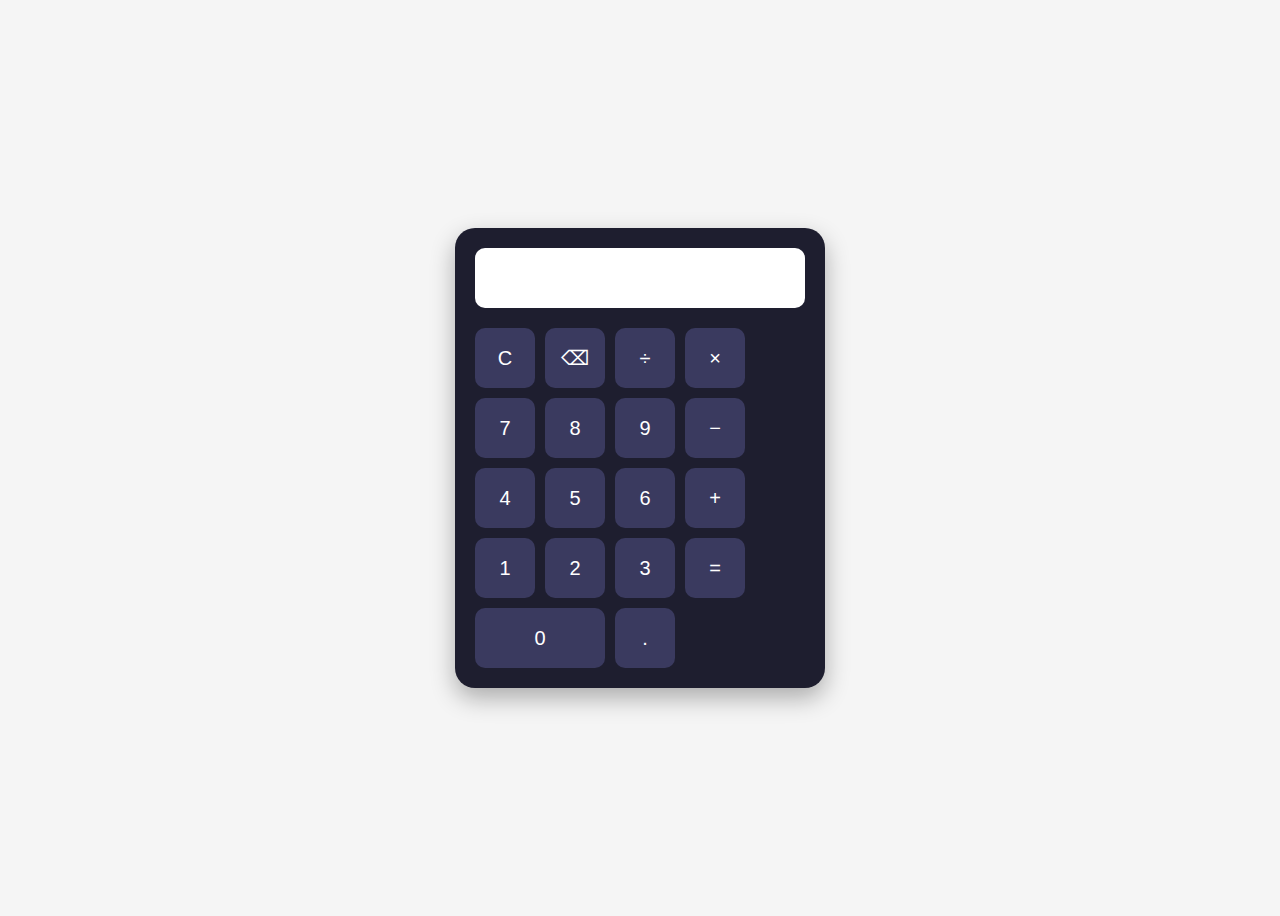
<file: calculator/index.html>
<!DOCTYPE html>
<html lang="en">
<head>
  <meta charset="UTF-8">
  <title>Interactive Calculator</title>
  <link rel="stylesheet" href="style.css">
</head>
<body>
  <div class="calculator">
    <input type="text" id="display" disabled>
    <div class="buttons">
      <button onclick="clearDisplay()">C</button>
      <button onclick="deleteLast()">⌫</button>
      <button onclick="appendValue('/')">÷</button>
      <button onclick="appendValue('*')">×</button>

      <button onclick="appendValue('7')">7</button>
      <button onclick="appendValue('8')">8</button>
      <button onclick="appendValue('9')">9</button>
      <button onclick="appendValue('-')">−</button>

      <button onclick="appendValue('4')">4</button>
      <button onclick="appendValue('5')">5</button>
      <button onclick="appendValue('6')">6</button>
      <button onclick="appendValue('+')">+</button>

      <button onclick="appendValue('1')">1</button>
      <button onclick="appendValue('2')">2</button>
      <button onclick="appendValue('3')">3</button>
      <button onclick="calculate()">=</button>

      <button onclick="appendValue('0')" class="zero">0</button>
      <button onclick="appendValue('.')">.</button>
    </div>
  </div>
  <script src="script.js"></script>
</body>
</html>
</file>
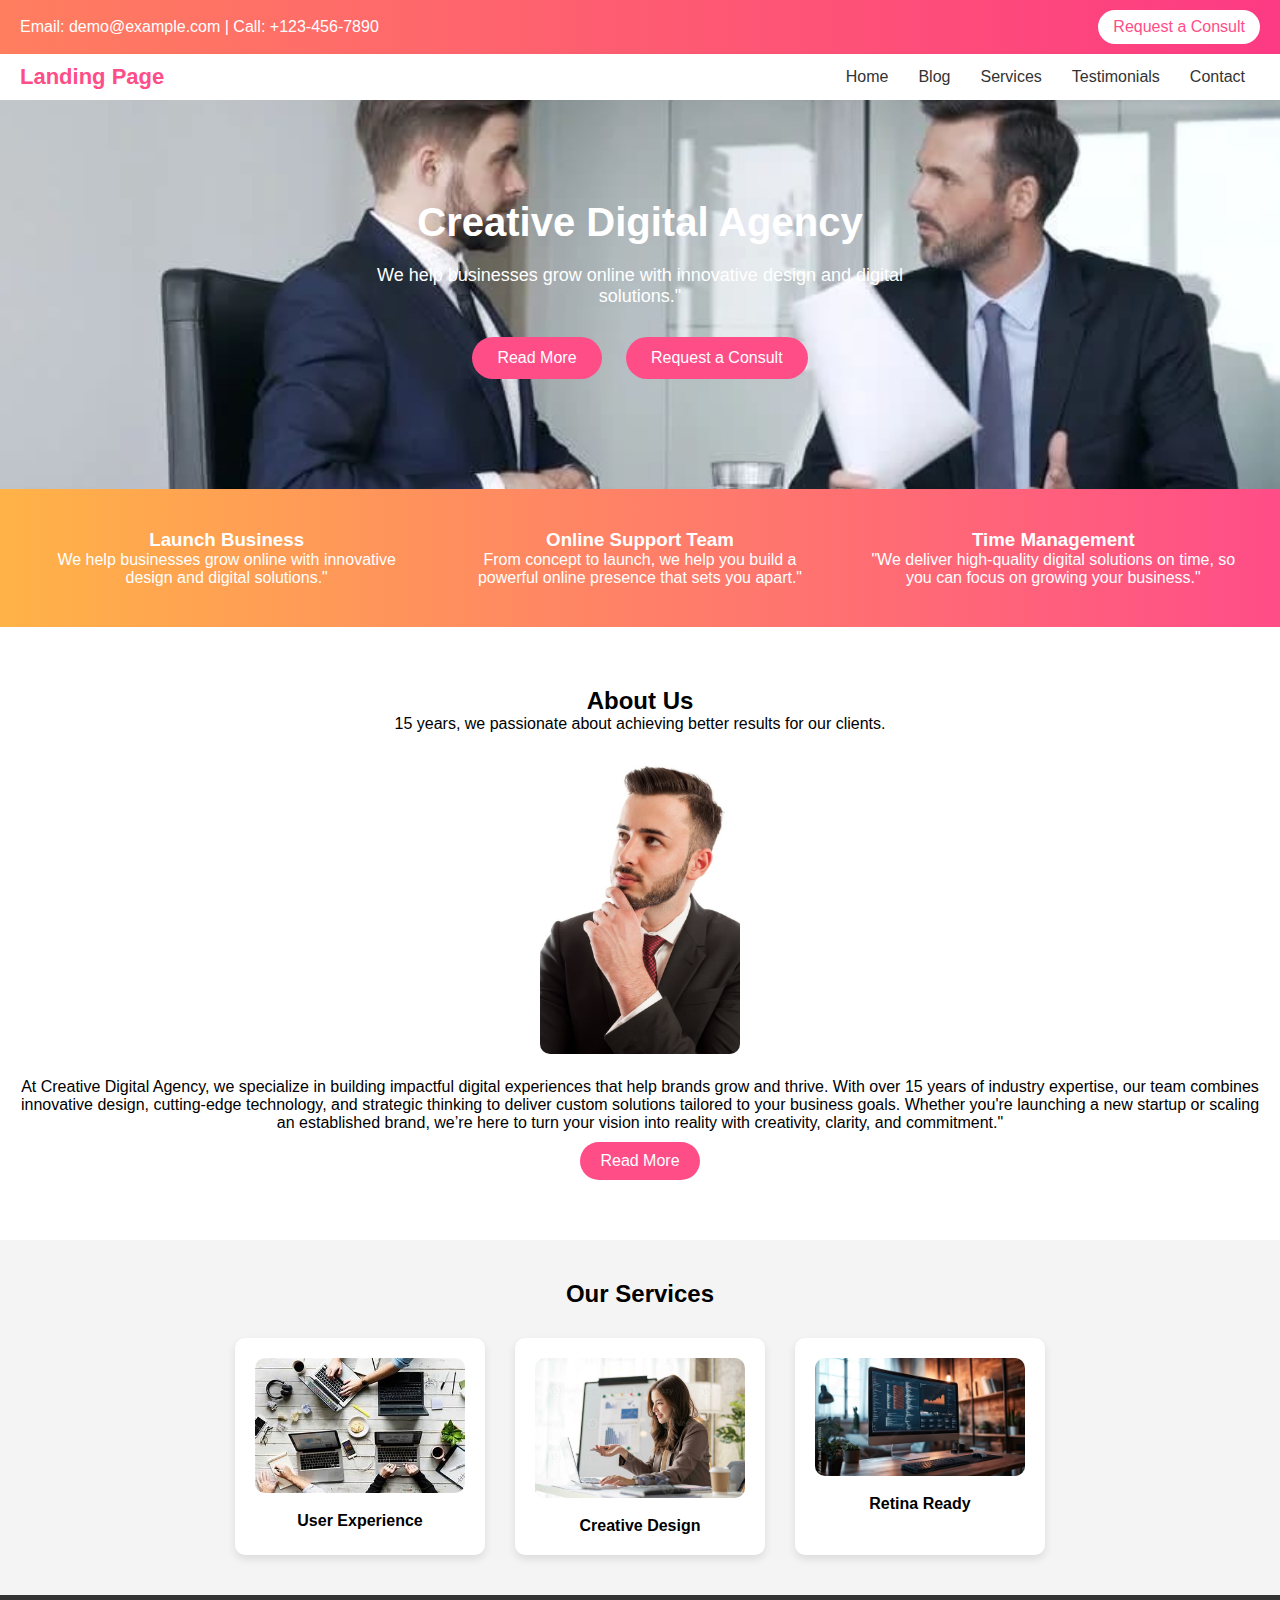
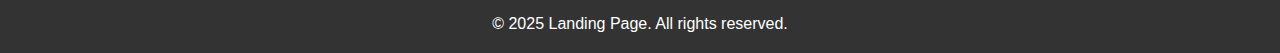
<file: landing page/index.html>
<!DOCTYPE html>
<html lang="en">
<head>
  <meta charset="UTF-8" />
  <meta name="viewport" content="width=device-width, initial-scale=1.0"/>
  <title>Landing Page</title>
  <link rel="stylesheet" href="style.css">
</head>
<body>

  <!-- Header -->
  <header>
    <div>Email: demo@example.com | Call: +123-456-7890</div>
    <a href="#" class="consult-btn">Request a Consult</a>
  </header>

  <!-- Navbar -->
  <nav>
    <div class="logo">Landing Page</div>
    <ul>
      <li><a href="#">Home</a></li>
      <li><a href="#">Blog</a></li>
      <li><a href="#">Services</a></li>
      <li><a href="#">Testimonials</a></li>
      <li><a href="#">Contact</a></li>
    </ul>
  </nav>

  <!-- Hero Section -->
  <section class="hero">
    <h1>Creative Digital Agency</h1>
    <p>We help businesses grow online with innovative design and digital solutions."</p>
    <div class="btns">
      <a href="#">Read More</a>
      <a href="#">Request a Consult</a>
    </div>
  </section>

  <!-- Features -->
  <section class="features">
    <div>
      <h3>Launch Business</h3>
      <p>We help businesses grow online with innovative design and digital solutions."</p>
    </div>
    <div>
      <h3>Online Support Team</h3>
      <p>From concept to launch, we help you build a powerful online presence that sets you apart."</p>
    </div>
    <div>
      <h3>Time Management</h3>
      <p>"We deliver high-quality digital solutions on time, so you can focus on growing your business."</p>
    </div>
  </section>

  <!-- About -->
  <section class="about">
    <h2>About Us</h2>
    <p>15 years, we passionate about achieving better results for our clients.</p>
    <img src="intelligent-business-man-thinking.jpg" alt="Person Thinking"/>
    <p>At Creative Digital Agency, we specialize in building impactful digital experiences that help brands grow and thrive. With over 15 years of industry expertise, our team combines innovative design, cutting-edge technology, and strategic thinking to deliver custom solutions tailored to your business goals. Whether you're launching a new startup or scaling an established brand, we’re here to turn your vision into reality with creativity, clarity, and commitment."</p>
    <a href="#" class="read-more">Read More</a>
  </section>

  <!-- Services -->
  <section class="services">
    <h2>Our Services</h2>
    <div class="service-cards">
      <div class="service-card">
        <img src="user experience.jpg" alt="User Experience"/>
        <h4>User Experience</h4>
      </div>
      <div class="service-card">
        <img src="creating design pic.jpg" alt="Creative Design"/>
        <h4>Creative Design</h4>
      </div>
      <div class="service-card">
        <img src="retinal.jpg" alt="Retina Ready"/>
        <h4>Retina Ready</h4>
      </div>
    </div>
  </section>

  <!-- Footer -->
  <footer class="footer">
    &copy; 2025 Landing Page. All rights reserved.
  </footer>

</body>
</html>
</file>
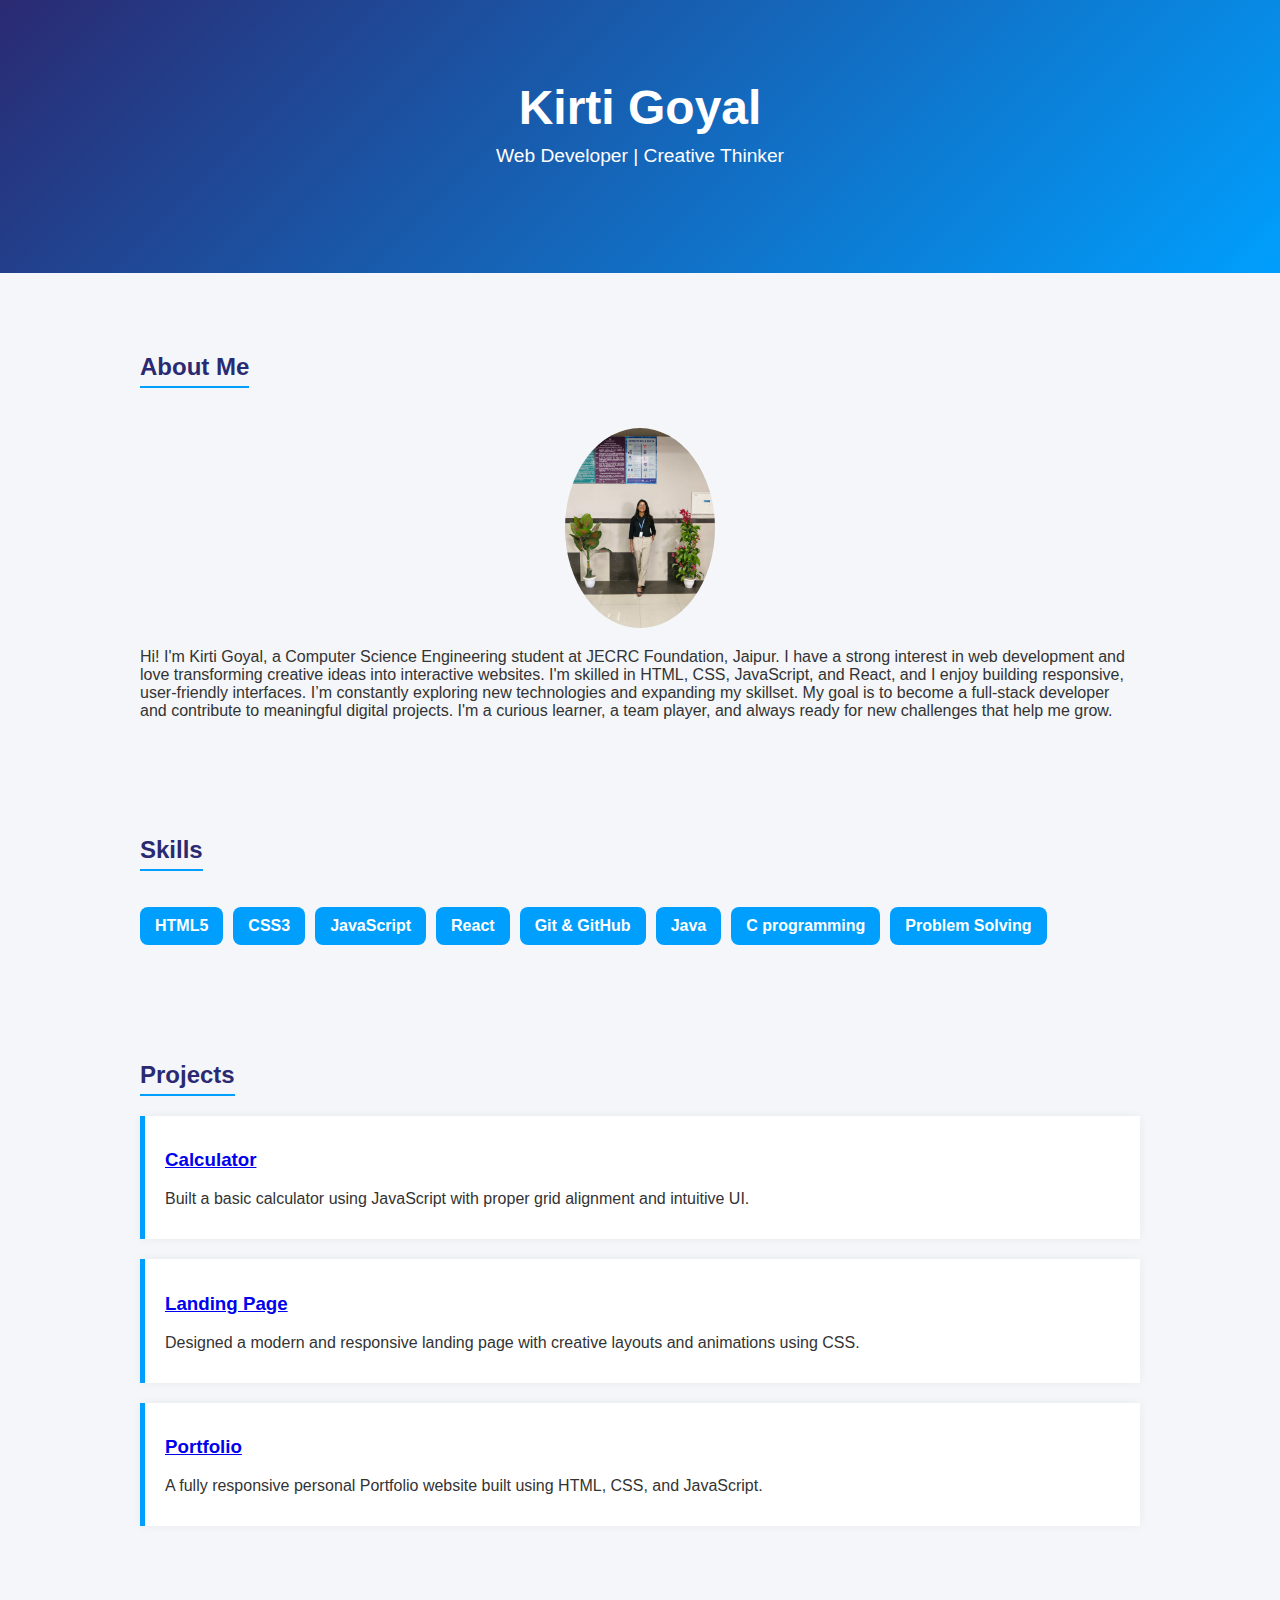
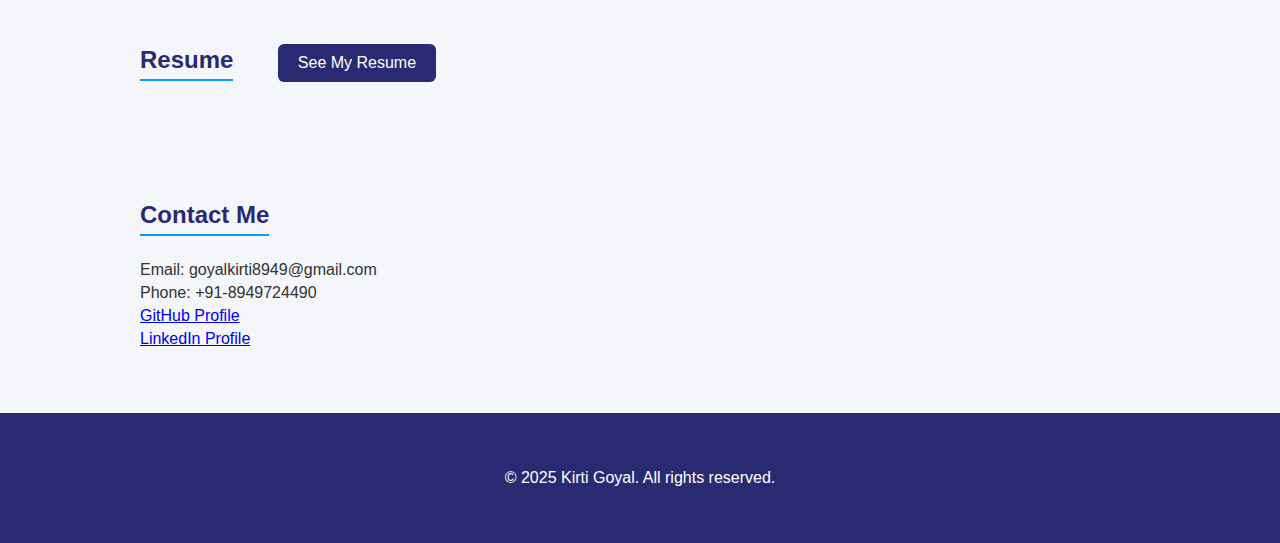
<file: portfolio/index.html>
<!DOCTYPE html><html lang="en">
<head>
  <meta charset="UTF-8" />
  <meta name="viewport" content="width=device-width, initial-scale=1.0" />
  <title>My Interactive Portfolio</title>
  <link rel="stylesheet" href="style.css" />
</head>
<body>
  <header>
    <div class="container">
      <h1>Kirti Goyal</h1>
      <p>Web Developer | Creative Thinker</p>
    </div>
    
  </header>  <section class="about">
    <div class="container">
      <h2>About Me</h2>
      <img src="my pic.jpg" alt="My Photo" class="profile-img" />
<p>
Hi! I'm Kirti Goyal, a Computer Science Engineering student at JECRC Foundation, Jaipur. I have a strong interest in web development and love transforming creative ideas into interactive websites. I'm skilled in HTML, CSS, JavaScript, and React, and I enjoy building responsive, user-friendly interfaces. I’m constantly exploring new technologies and expanding my skillset. My goal is to become a full-stack developer and contribute to meaningful digital projects. I'm a curious learner, a team player, and always ready for new challenges that help me grow.
</p>
    </div>

    
  </section>  <section class="skills">
    <div class="container">
      <h2>Skills</h2>
      <ul>
        <li>HTML5</li>
        <li>CSS3</li>
        <li>JavaScript</li>
        <li>React</li>
        <li>Git & GitHub</li>
        <li>Java</li>
        <li>C programming</li>
        <li>Problem Solving</li>
      </ul>
    </div>
    
  </section>  <section class="projects">
    <div class="container">
      <h2>Projects</h2>
      <div class="project">
        <h3><a href="https://github.com/kirti930/CODSOFT/tree/master/calculator" target="_blank">Calculator</a></h3>
        <p>Built a basic calculator using JavaScript with proper grid alignment and intuitive UI.</p>
      </div>


      <div class="project">
        <h3><a href="https://github.com/kirti930/CODSOFT/tree/master/landing%20page" target="_blank">Landing Page</a></h3>
        <p>Designed a modern and responsive landing page with creative layouts and animations using CSS.</p>
      </div>
      <div class="project">
        <h3><a href="https://github.com/kirti930/CODSOFT/tree/master/portfolio" target="_blank">Portfolio</a></h3>
        <p>A fully responsive personal Portfolio website built using HTML, CSS, and JavaScript.</p>
      </div>
      
    </div>
  </section> 
  
  <section class="resume">
    <div class="container">
      <h2>Resume</h2>
      <a href="https://drive.google.com/file/d/153HIs7_xcUSVlHk4jkX9lIBLnK7mBBcF/view?usp=drivesdk" download>See My Resume</a>
    </div>
    
  </section>  
  <section class="contact">
    <div class="container">
      <h2>Contact Me</h2>
      <p>Email: goyalkirti8949@gmail.com</p>
      <p>Phone: +91-8949724490</p>
      <p><a href="https://github.com/kirti930" target="_blank">GitHub Profile</a></p>
      <p><a href="https://www.linkedin.com/in/kirti-goyal-b8a80932a?utm_source=share&utm_campaign=share_via&utm_content=profile&utm_medium=android_app" target="_blank">LinkedIn Profile</a></p>
    </div>
  </section> 
  
<footer>
    <div class="container">
      <p>&copy; 2025 Kirti Goyal. All rights reserved.</p>
    </div>
  
  </footer>
  
</body>
</html>
</file>
<file: calculator/style.css>
body {
  background: #f5f5f5;
  display: flex;
  justify-content: center;
  align-items: center;
  height: 100vh;
  font-family: Arial, sans-serif;
}

.calculator {
  background: #1e1e2f;
  padding: 20px;
  border-radius: 20px;
  box-shadow: 0 10px 25px rgba(0,0,0,0.3);
}

#display {
  width: 100%;
  height: 60px;
  font-size: 24px;
  margin-bottom: 20px;
  text-align: right;
  padding: 10px;
  border: none;
  border-radius: 10px;
  background: #fff;
  box-sizing: border-box;
}

.buttons {
  display: grid;
  grid-template-columns: repeat(4, 60px);
  gap: 10px;
}

button {
  height: 60px;
  font-size: 20px;
  border: none;
  border-radius: 10px;
  background: #3a3a5f;
  color: white;
  cursor: pointer;
  transition: background 0.2s;
}

button:hover {
  background: #50507a;
}

button.zero {
  grid-column: span 2;
}
</file>
<file: landing page/style.css>
* {
  margin: 0;
  padding: 0;
  box-sizing: border-box;
  font-family: 'Segoe UI', sans-serif;
}

body {
  background: #fff;
}

header {
  background: linear-gradient(to right, #ff7e5f, #fd3a84);
  color: white;
  padding: 10px 20px;
  display: flex;
  justify-content: space-between;
  align-items: center;
}

.consult-btn {
  background: white;
  color: #ff4d88;
  padding: 8px 15px;
  border-radius: 20px;
  text-decoration: none;
}

nav {
  background-color: #fff;
  display: flex;
  justify-content: space-between;
  align-items: center;
  padding: 10px 20px;
  box-shadow: 0 2px 4px rgba(0,0,0,0.1);
}

.logo {
  font-weight: bold;
  font-size: 22px;
  color: #ff4d88;
}

nav ul {
  display: flex;
  list-style: none;
}

nav ul li {
  margin: 0 15px;
}

nav ul li a {
  text-decoration: none;
  color: #333;
  font-weight: 500;
}

.hero {
  background: url('business\ man\ talking.jpg') no-repeat center/cover;
  color: white;
  text-align: center;
  padding: 100px 20px;
}

.hero h1 {
  font-size: 40px;
}

.hero p {
  max-width: 600px;
  margin: 20px auto;
  font-size: 18px;
}

.btns a {
  margin: 10px;
  padding: 12px 25px;
  background: #ff4d88;
  color: white;
  text-decoration: none;
  border-radius: 25px;
  display: inline-block;
}

.features {
  display: flex;
  justify-content: space-around;
  padding: 40px 20px;
  background: linear-gradient(to right, #ffb347, #ff4d88);
  color: white;
  text-align: center;
}

.features div {
  width: 30%;
}

.about {
  padding: 60px 20px;
  text-align: center;
}

.about img {
  width: 200px;
  border-radius: 10px;
  margin: 20px 0;
}

.read-more {
  display: inline-block;
  background: #ff4d88;
  color: white;
  padding: 10px 20px;
  border-radius: 25px;
  text-decoration: none;
  margin-top: 10px;
}

.services {
  padding: 40px 20px;
  background: #f4f4f4;
  text-align: center;
}

.services h2 {
  margin-bottom: 30px;
}

.service-cards {
  display: flex;
  justify-content: center;
  gap: 30px;
  flex-wrap: wrap;
}

.service-card {
  background: white;
  padding: 20px;
  border-radius: 10px;
  width: 250px;
  box-shadow: 0 4px 8px rgba(0,0,0,0.1);
}

.service-card img {
  width: 100%;
  border-radius: 10px;
  margin-bottom: 15px;
}

.footer {
  background: #333;
  color: white;
  padding: 20px;
  text-align: center;
}

/* Responsive */
@media (max-width: 768px) {
  .features {
    flex-direction: column;
    gap: 20px;
  }

  .service-cards {
    flex-direction: column;
    align-items: center;
  }

  nav ul {
    flex-direction: column;
    align-items: flex-start;
  }

  nav ul li {
    margin: 10px 0;
  }
}
</file>
<file: portfolio/style.css>
/* style.css */
body {
  font-family: 'Segoe UI', Tahoma, Geneva, Verdana, sans-serif;
  margin: 0;
  padding: 0;
  background: #f4f6f9;
  color: #333;
  transition: background 0.3s, color 0.3s;
}

.container {
  width: 90%;
  max-width: 1000px;
  margin: auto;
  padding: 20px;
}

header {
  background: linear-gradient(135deg, #2a2a72, #009ffd);
  color: white;
  padding: 60px 20px;
  text-align: center;
}

header h1 {
  margin: 0;
  font-size: 3rem;
}

header p {
  font-size: 1.2rem;
  margin-top: 10px;
  min-height: 1.5em;
}

section {
  margin: 40px 0;
}

h2 {
  color: #2a2a72;
  border-bottom: 2px solid #009ffd;
  display: inline-block;
  padding-bottom: 5px;
  margin-bottom: 20px;
}

.profile-img {
  width: 150px;
  border-radius: 50%;
  display: block;
  margin: 20px auto;
}

.skills ul {
  list-style: none;
  padding: 0;
  display: flex;
  flex-wrap: wrap;
  gap: 10px;
}

.skills li {
  background: #009ffd;
  color: white;
  padding: 10px 15px;
  border-radius: 8px;
  font-weight: bold;
}

.project {
  background: white;
  padding: 15px 20px;
  margin-bottom: 20px;
  border-left: 5px solid #009ffd;
  box-shadow: 0 0 10px rgba(0, 0, 0, 0.05);
  transition: transform 0.2s ease-in-out;
}

.project:hover {
  transform: translateY(-5px);
}

.resume a {
  display: inline-block;
  margin-left: 40px;
  padding: 10px 20px;
  background: #2a2a72;
  color: white;
  text-decoration: none;
  border-radius: 6px;
}

.contact p {
  margin: 5px 0;
}

footer {
  text-align: center;
  padding: 20px;
  background: #2a2a72;
  color: white;
  margin-top: 40px;
}

@keyframes fadeIn {
  from { opacity: 0; transform: translateY(10px); }
  to { opacity: 1; transform: translateY(0); }
}

section {
  animation: fadeIn 0.8s ease-in;
}

/* Dark Mode Styling */
body.dark {
  background: #121212;
  color: #f0f0f0;
}

body.dark header {
  background: linear-gradient(135deg, #1e1e1e, #444);
}

body.dark h2 {
  color: #ffa500;
  border-color: #ffa500;
}

body.dark .project {
  background: #1e1e1e;
  color: #ddd;
  border-color: #ffa500;
}

body.dark .skills li {
  background: #ffa500;
  color: #1e1e1e;
}

body.dark .resume a {
  background: #ffa500;
  color: #1e1e1e;
}

body.dark footer {
  background: #1e1e1e;
  color: #ccc;
}
</file>
